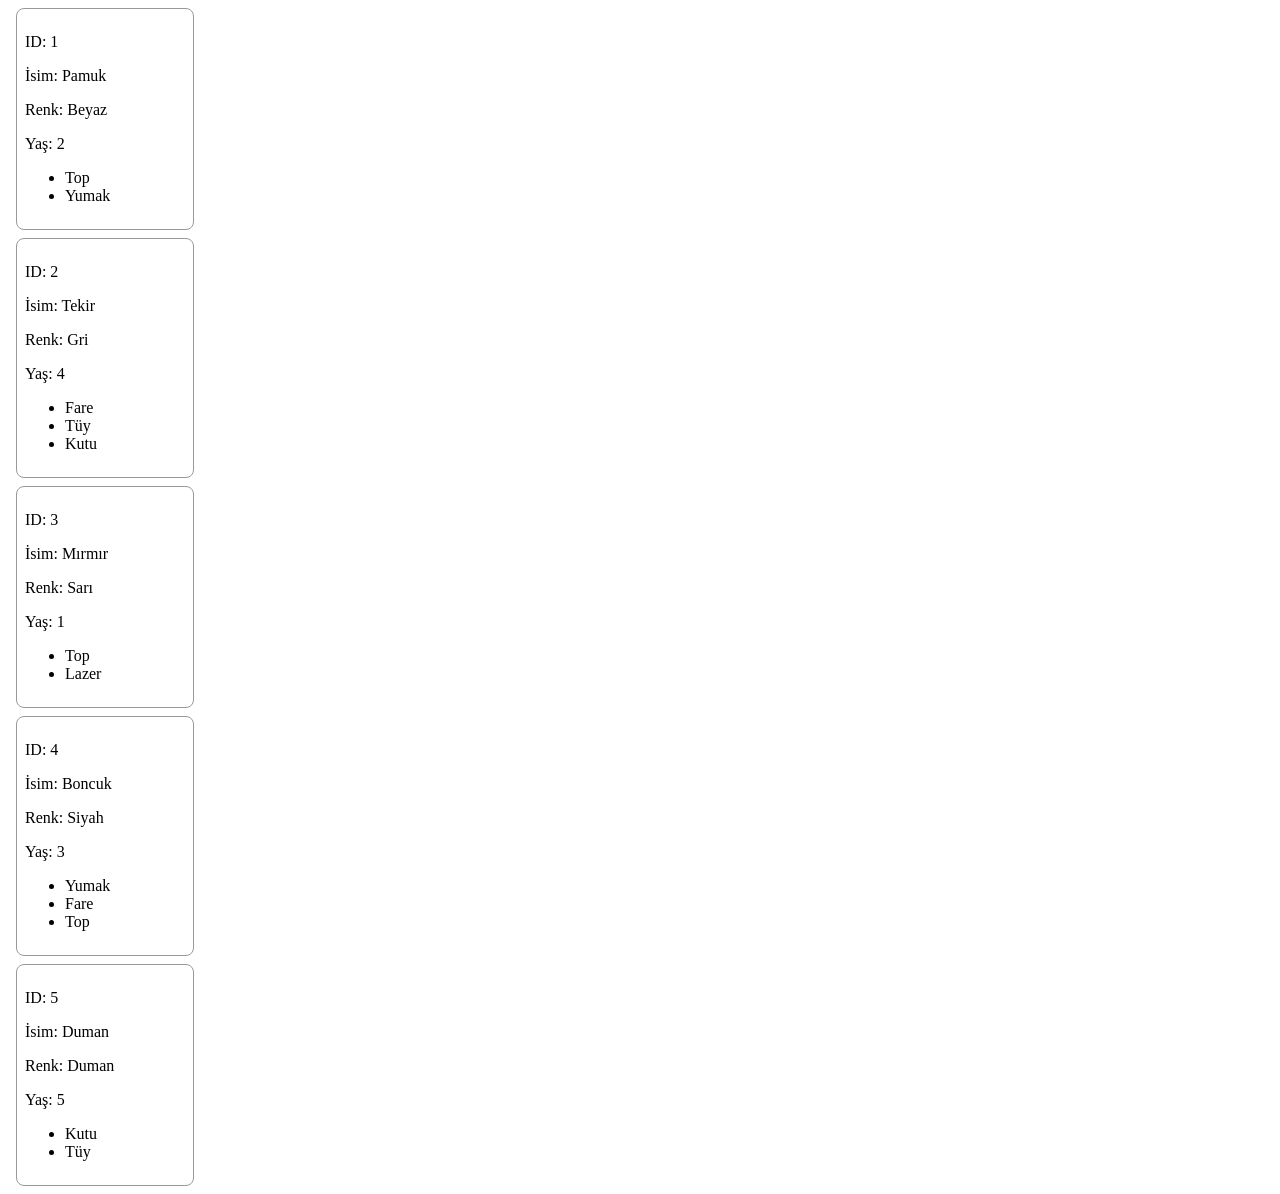
<file: index.html>
<!DOCTYPE html>
<html lang="tr">
<head>
  <meta charset="UTF-8">
  <title>Kediler</title>
  <style>
    .kedi { border: 1px solid #999; border-radius: 8px; padding: 8px; margin: 8px; width: 160px; }
  </style>
</head>
<body>
  <div id="kediler"></div>

  <script>
    fetch("/kedi1.json")
      .then((res) => res.json())
      .then((kediler) => {
        document.getElementById("kediler").innerHTML = kediler
          .map(
            (kedi) => `
            <div class="kedi">
              <p>ID: ${kedi.id}</p>
              <p>İsim: ${kedi.isim}</p>
              <p>Renk: ${kedi.renk}</p>
              <p>Yaş: ${kedi.yas}</p>
              <ul>
                ${kedi.oyuncaklar.map((oyuncak) => `<li>${oyuncak}</li>`).join("")}
              </ul>
            </div>`
          )
          .join("");
      });
  </script>
</body>
</html>
</file>
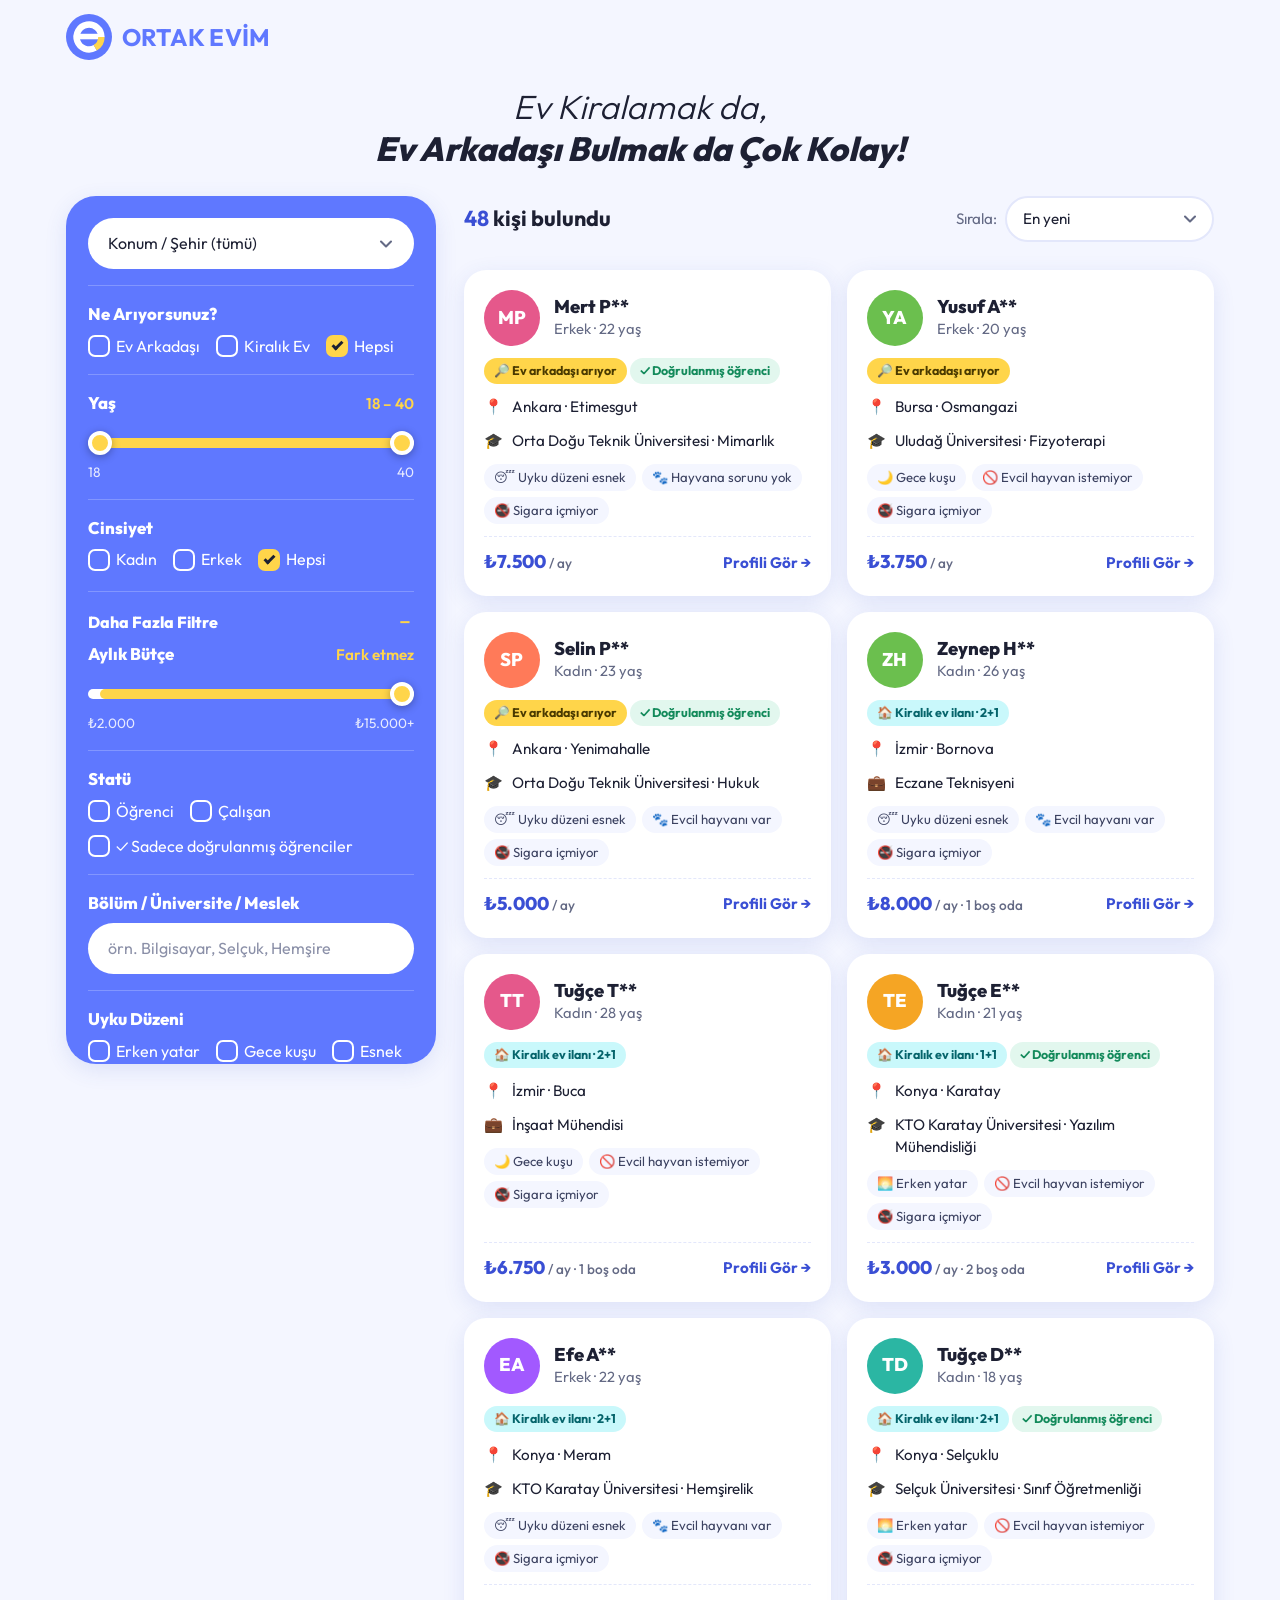
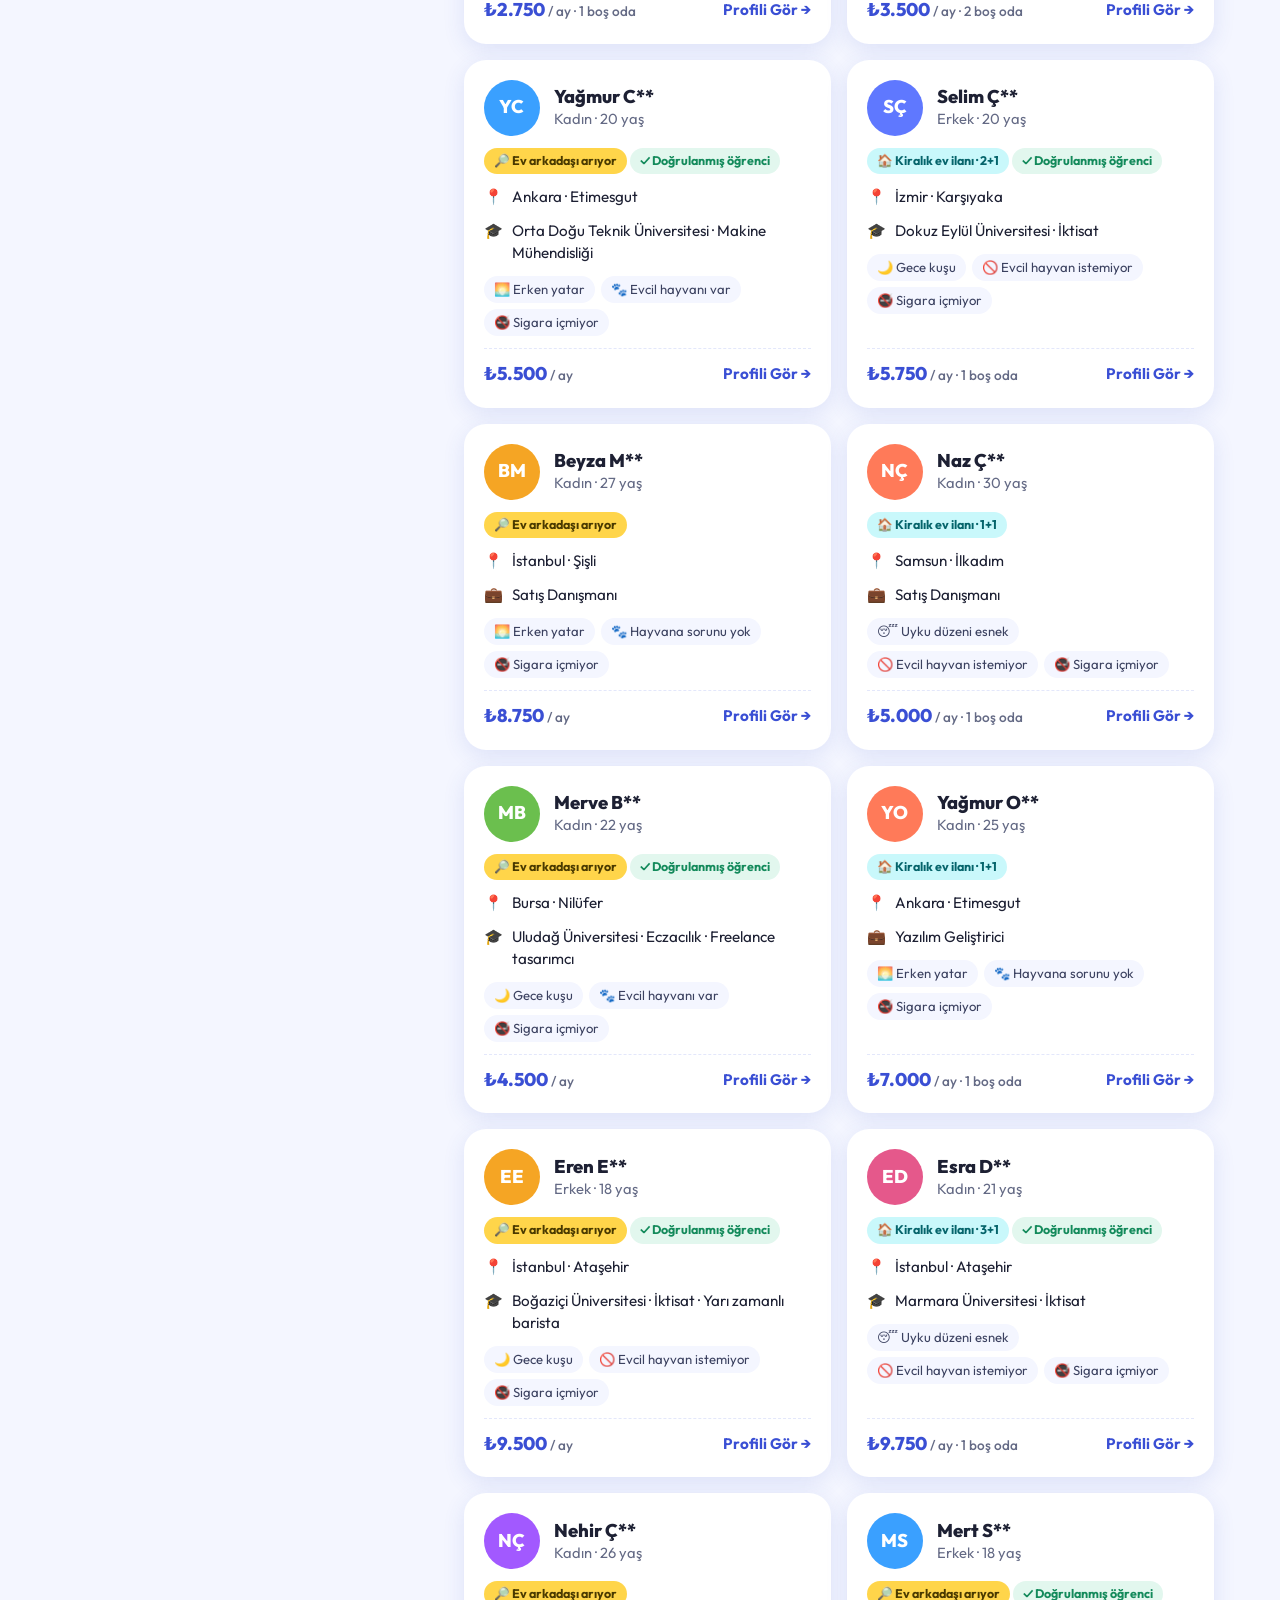
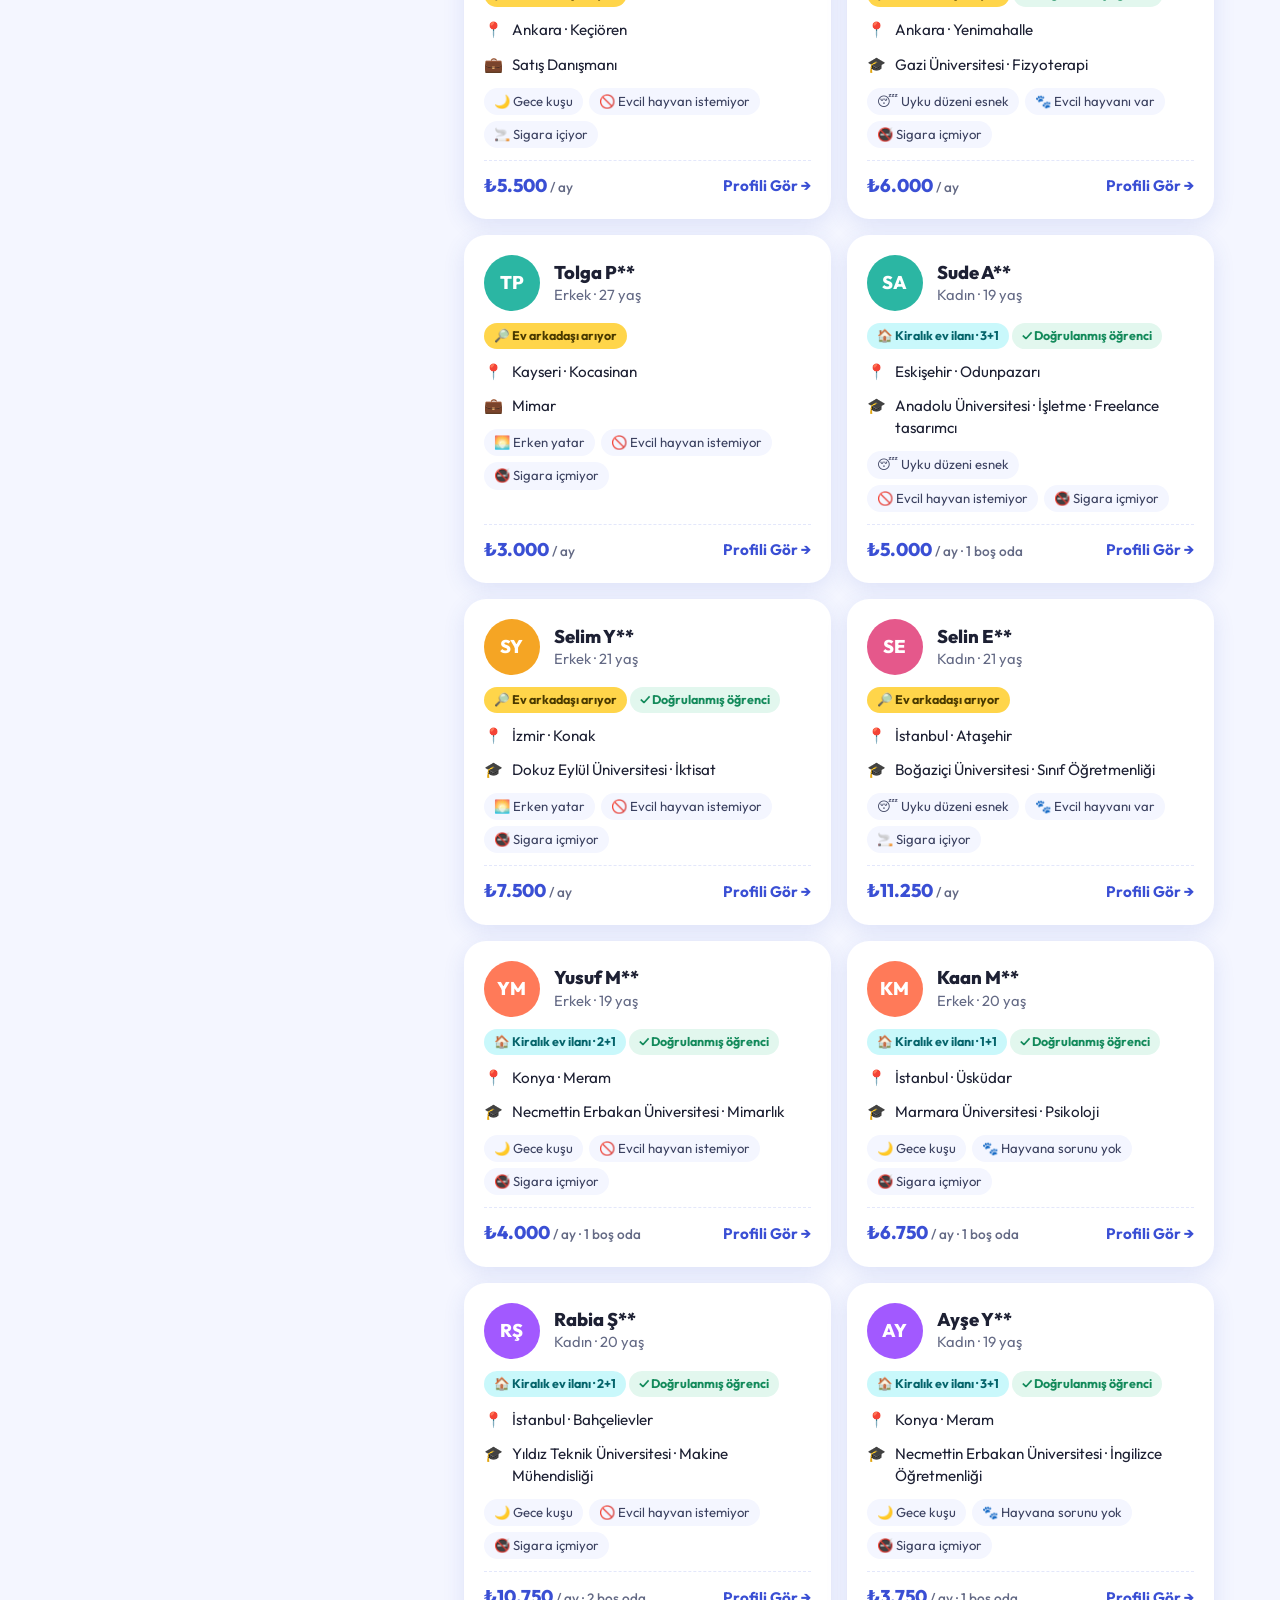
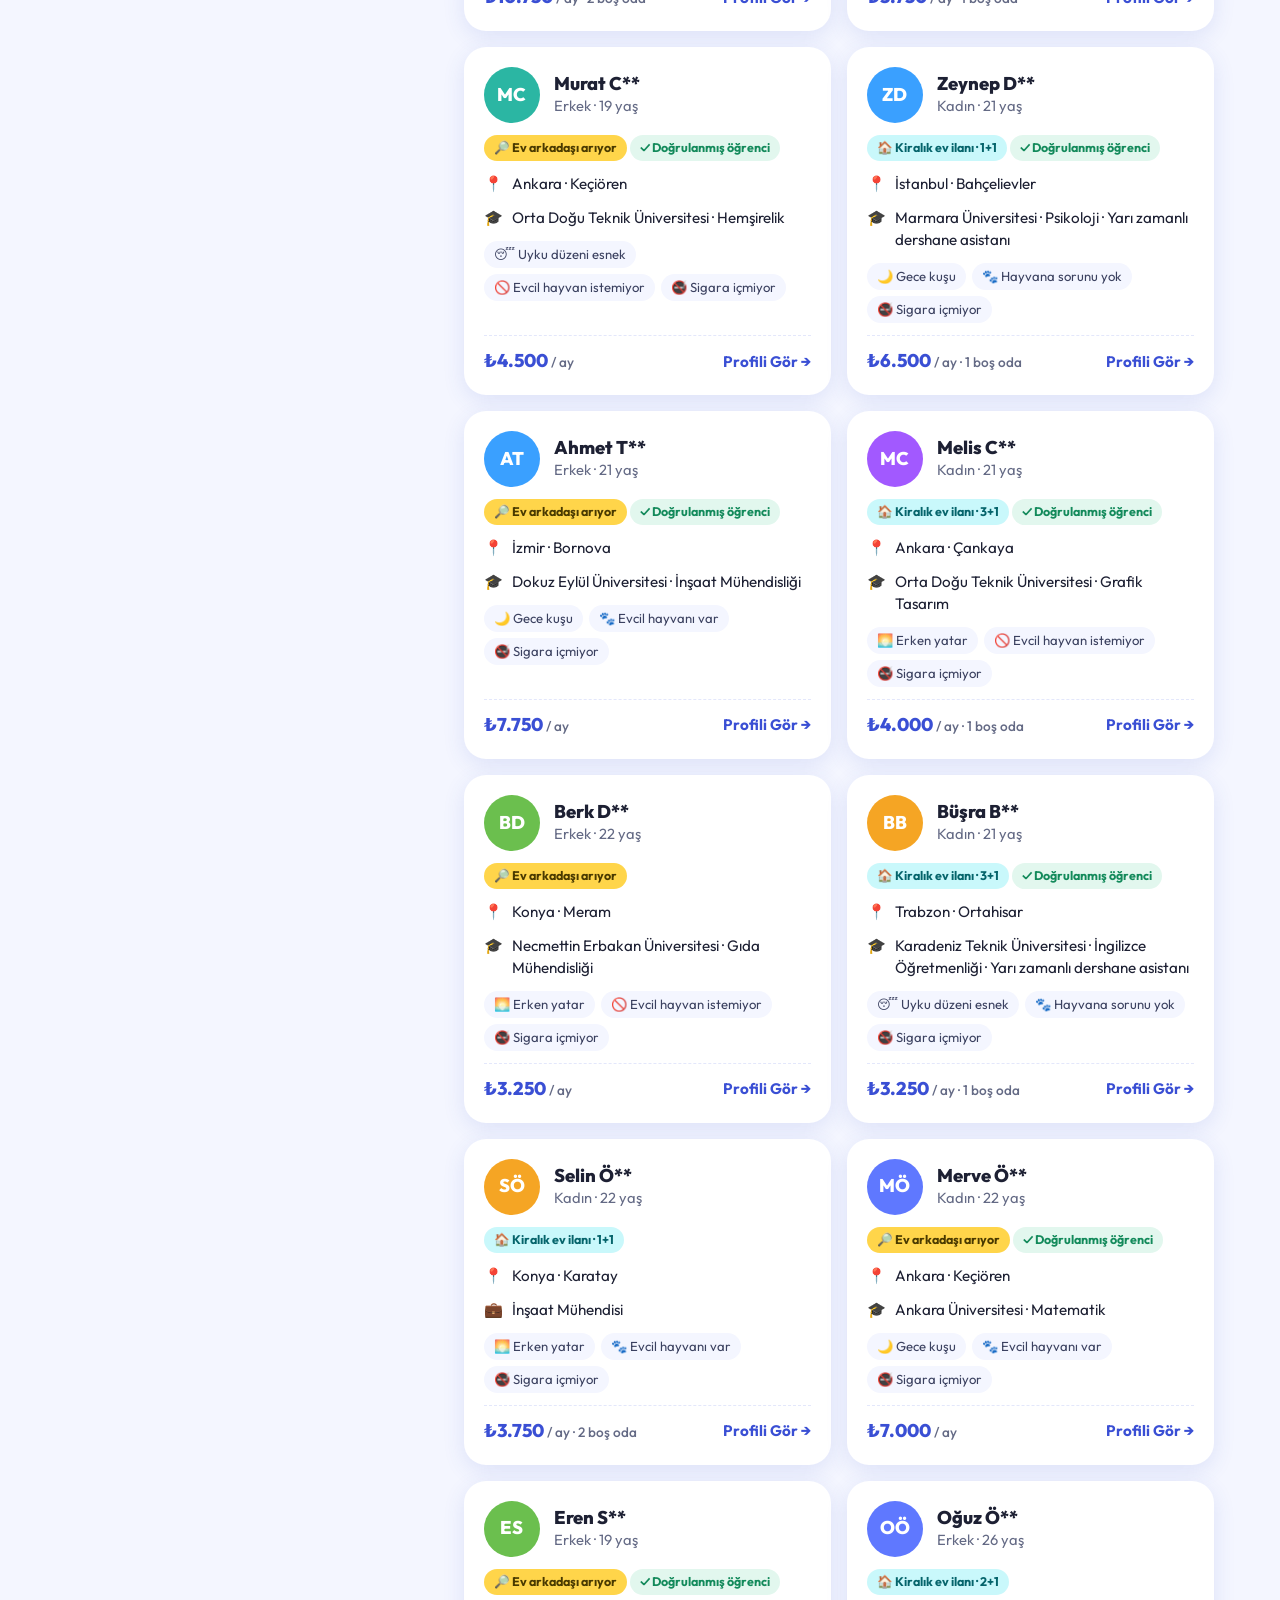
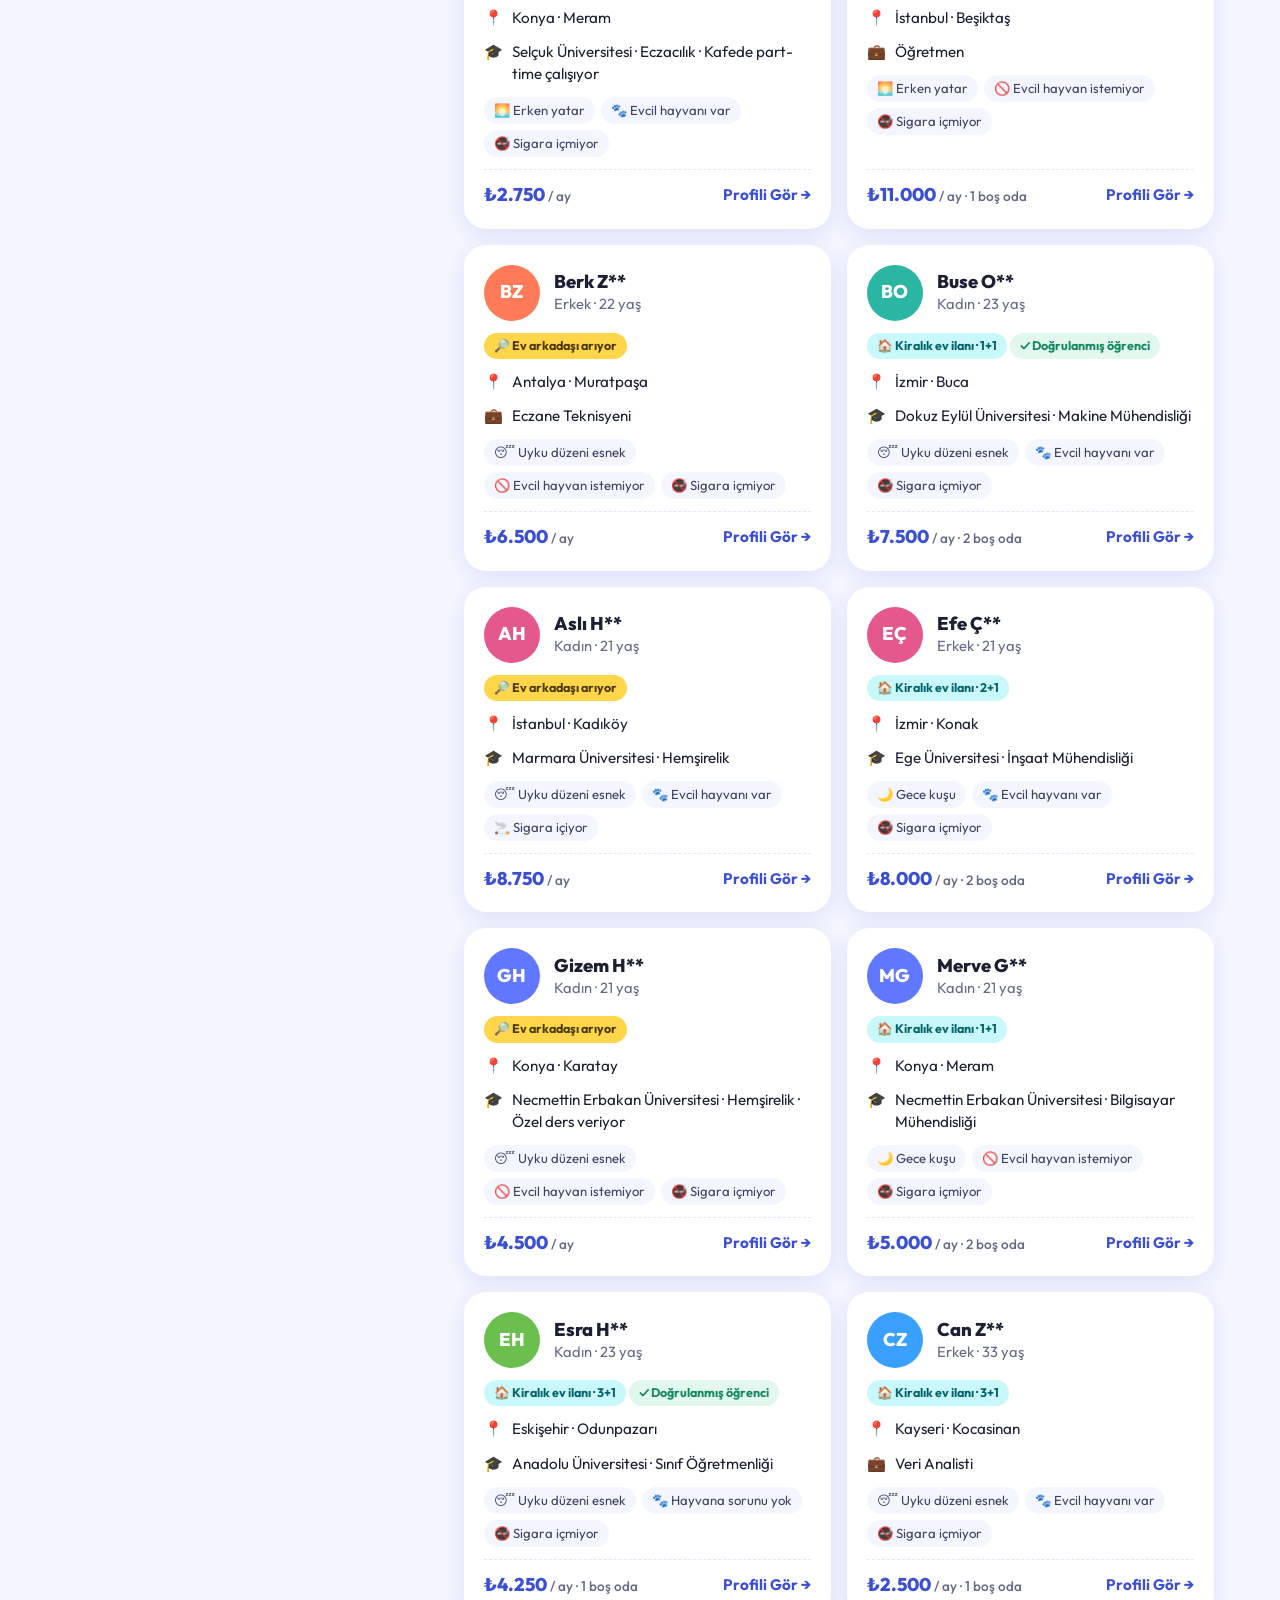
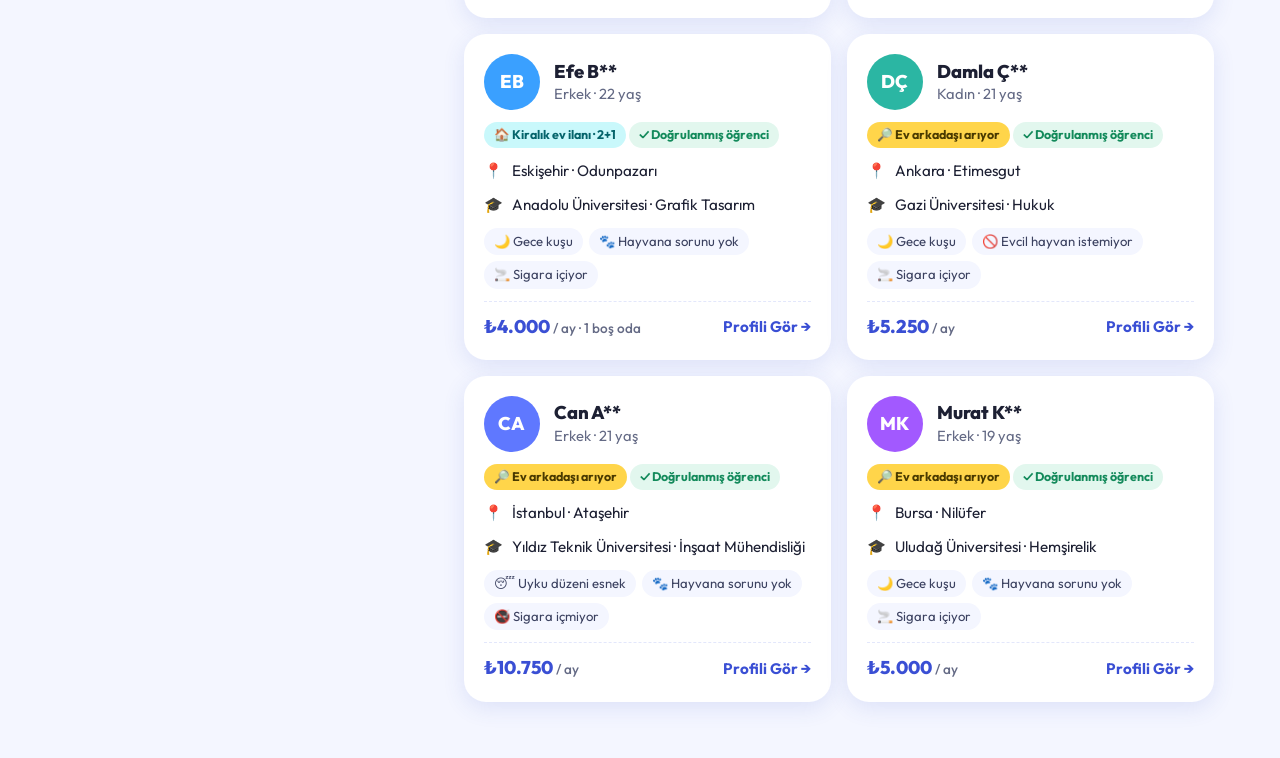
<file: ortak-evim/index.html>
<!DOCTYPE html>
<html lang="tr">
<head>
  <meta charset="utf-8">
  <meta name="viewport" content="width=device-width, initial-scale=1">
  <title>Ortak Evim | Ev Arkadaşı Bul</title>
  <meta name="description" content="Konum, yaş, bütçe ve yaşam tarzına göre ev arkadaşı ve kiralık ev ilanlarını filtrele.">
  <link rel="preconnect" href="https://fonts.googleapis.com">
  <link rel="preconnect" href="https://fonts.gstatic.com" crossorigin>
  <link href="https://fonts.googleapis.com/css2?family=Outfit:ital,wght@0,300;0,500;0,700;0,800;1,300;1,800&display=swap" rel="stylesheet">
  <link rel="stylesheet" href="assets/css/style.css">
</head>
<body>
<div class="page">

  <header class="topbar">
    <a class="brand" href="index.html" aria-label="Ortak Evim ana sayfa">
      <svg viewBox="0 0 100 100" aria-hidden="true">
        <circle cx="50" cy="50" r="50" fill="#5f78ff"/>
        <path d="M77 50A27 27 0 1 0 63.5 73.4" fill="none" stroke="#fff" stroke-width="14"/>
        <rect x="23" y="43" width="54" height="12" fill="#fff"/>
        <path d="M77 50A27 27 0 0 1 63.5 73.4" fill="none" stroke="#ffd54a" stroke-width="14"/>
      </svg>
      ORTAK EVİM
    </a>
  </header>

  <section class="hero">
    <h1>Ev Kiralamak da, <strong>Ev Arkadaşı Bulmak da Çok Kolay!</strong></h1>
  </section>

  <div class="layout">

    <!-- ================= FİLTRE PANELİ ================= -->
    <form class="filters" id="filterForm" aria-label="Filtreler" autocomplete="off" onsubmit="return false">
      <h2 class="sr-only">Filtreler</h2>

      <!-- 1. Konum -->
      <div class="group">
        <label class="sr-only" for="fSehir">Konum / Şehir</label>
        <select id="fSehir" class="select-pill"></select>
      </div>

      <!-- 2. Ne arıyorsunuz -->
      <div class="group">
        <p class="field-title">Ne Arıyorsunuz?</p>
        <div class="checks" data-group="tur">
          <label><input type="checkbox" value="ev-arkadasi"> Ev Arkadaşı</label>
          <label><input type="checkbox" value="kiralik-ev"> Kiralık Ev</label>
          <label><input type="checkbox" value="all"> Hepsi</label>
        </div>
      </div>

      <!-- 3. Yaş -->
      <div class="group">
        <p class="field-title">Yaş <small id="yasLabel">18 – 40</small></p>
        <div class="range" id="yasRange">
          <div class="track"></div><div class="fill"></div>
          <input type="range" id="fYasMin" min="18" max="40" step="1" value="18" aria-label="En düşük yaş">
          <input type="range" id="fYasMax" min="18" max="40" step="1" value="40" aria-label="En yüksek yaş">
        </div>
        <div class="range-scale"><span>18</span><span>40</span></div>
      </div>

      <!-- 4. Cinsiyet -->
      <div class="group">
        <p class="field-title">Cinsiyet</p>
        <div class="checks" data-group="cins">
          <label><input type="checkbox" value="kadin"> Kadın</label>
          <label><input type="checkbox" value="erkek"> Erkek</label>
          <label><input type="checkbox" value="all"> Hepsi</label>
        </div>
      </div>

      <!-- Detaylı filtreler (teklif formundaki yaşam tarzı kriterleri) -->
      <details class="more" id="moreFilters">
        <summary>Daha Fazla Filtre</summary>

        <div class="group">
          <p class="field-title">Aylık Bütçe <small id="butceLabel">Fark etmez</small></p>
          <div class="range" id="butceRange">
            <div class="track"></div><div class="fill"></div>
            <input type="range" id="fButce" min="2000" max="15000" step="500" value="15000" aria-label="En yüksek aylık bütçe">
          </div>
          <div class="range-scale"><span>₺2.000</span><span>₺15.000+</span></div>
        </div>

        <div class="group">
          <p class="field-title">Statü</p>
          <div class="checks" data-group="statu">
            <label><input type="checkbox" value="ogrenci"> Öğrenci</label>
            <label><input type="checkbox" value="calisan"> Çalışan</label>
          </div>
          <div class="checks" style="margin-top:12px">
            <label><input type="checkbox" id="fDogru"> ✓ Sadece doğrulanmış öğrenciler</label>
          </div>
        </div>

        <div class="group">
          <label class="field-title" for="fQ">Bölüm / Üniversite / Meslek</label>
          <input type="search" id="fQ" class="input-pill" placeholder="örn. Bilgisayar, Selçuk, Hemşire">
        </div>

        <div class="group">
          <p class="field-title">Uyku Düzeni</p>
          <div class="checks" data-group="uyku">
            <label><input type="checkbox" value="erken"> Erken yatar</label>
            <label><input type="checkbox" value="gece"> Gece kuşu</label>
            <label><input type="checkbox" value="esnek"> Esnek</label>
          </div>
        </div>

        <div class="group">
          <p class="field-title">Ders / Çalışma Düzeni</p>
          <div class="checks checks--col" data-group="calisma">
            <label><input type="checkbox" value="sessiz"> Evde sessizlik ister</label>
            <label><input type="checkbox" value="disari"> Dışarıda çalışır</label>
            <label><input type="checkbox" value="esnek"> Fark etmez</label>
          </div>
        </div>

        <div class="group">
          <p class="field-title">Evcil Hayvan</p>
          <div class="checks checks--col" data-group="hayvan">
            <label><input type="checkbox" value="sahibi"> Evcil hayvanı var</label>
            <label><input type="checkbox" value="sorun-degil"> Hayvana sorunu yok</label>
            <label><input type="checkbox" value="istemiyor"> Evcil hayvan istemiyor</label>
          </div>
        </div>

        <div class="group">
          <p class="field-title">Sigara</p>
          <div class="checks" data-group="sigara">
            <label><input type="checkbox" value="icmiyor"> İçmiyor</label>
            <label><input type="checkbox" value="icer"> İçiyor</label>
          </div>
        </div>
      </details>

      <div class="filters-actions">
        <button type="button" class="btn-pill btn-cyan" id="btnAra">🔍 ARA <span id="araCount"></span></button>
        <button type="button" class="link-btn" id="btnReset">Filtreleri temizle</button>
      </div>
    </form>

    <!-- ================= SONUÇLAR ================= -->
    <main id="results" tabindex="-1">
      <div class="results-head">
        <h2 aria-live="polite"><span id="resCount">0</span> kişi bulundu</h2>
        <div class="sort">
          <label for="fSirala">Sırala:</label>
          <select id="fSirala" class="select-pill select-pill--sm">
            <option value="yeni">En yeni</option>
            <option value="butce-artan">Bütçe (artan)</option>
            <option value="butce-azalan">Bütçe (azalan)</option>
            <option value="yas-artan">Yaş (küçükten büyüğe)</option>
          </select>
        </div>
      </div>
      <div class="active-chips" id="activeChips"></div>
      <div class="grid" id="grid"></div>
    </main>
  </div>

</div>

<script src="assets/js/users.js"></script>
<script src="assets/js/common.js"></script>
<script src="assets/js/filter.js"></script>
</body>
</html>
</file>
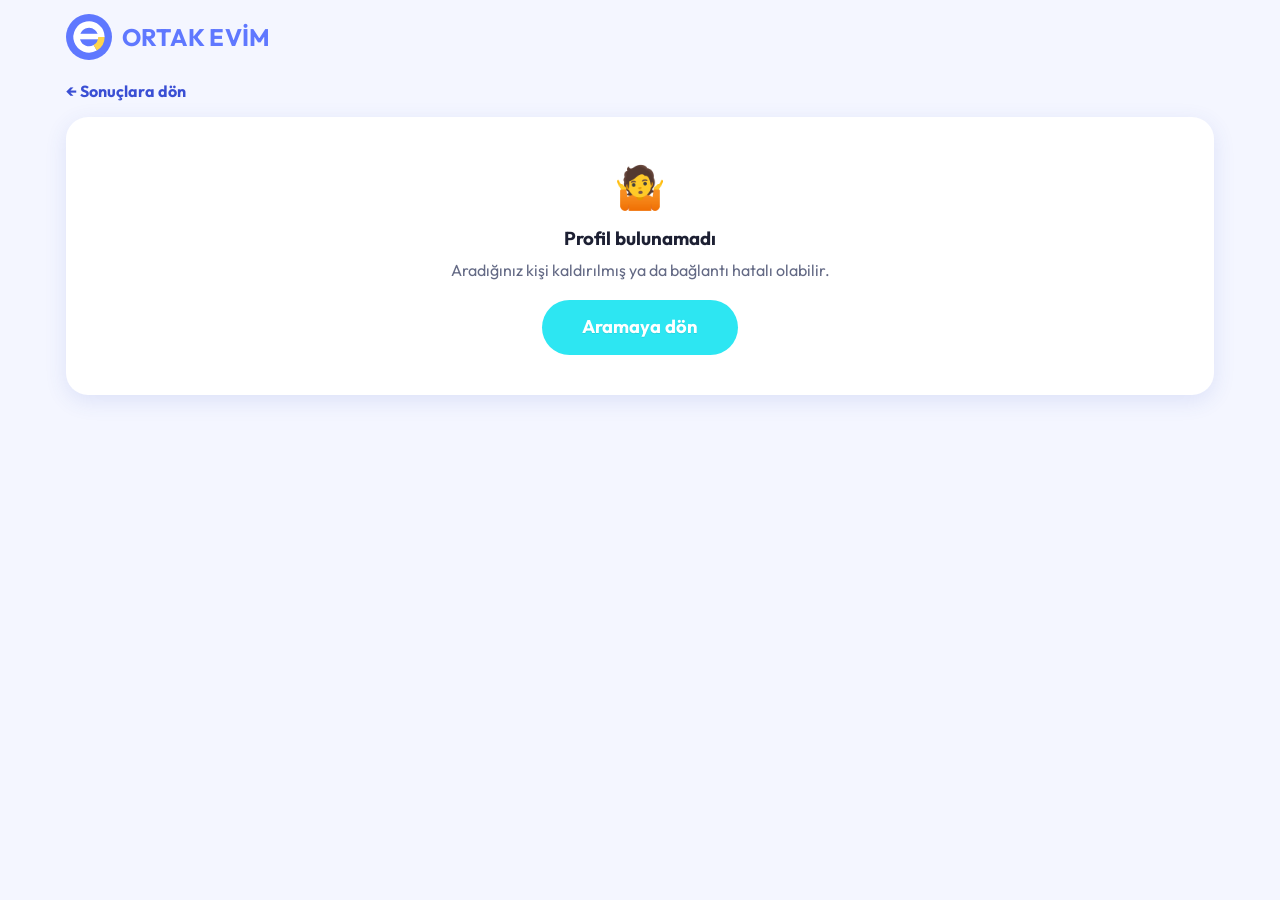
<file: ortak-evim/profil.html>
<!DOCTYPE html>
<html lang="tr">
<head>
  <meta charset="utf-8">
  <meta name="viewport" content="width=device-width, initial-scale=1">
  <title>Profil | Ortak Evim</title>
  <link rel="preconnect" href="https://fonts.googleapis.com">
  <link rel="preconnect" href="https://fonts.gstatic.com" crossorigin>
  <link href="https://fonts.googleapis.com/css2?family=Outfit:ital,wght@0,300;0,500;0,700;0,800;1,300;1,800&display=swap" rel="stylesheet">
  <link rel="stylesheet" href="assets/css/style.css">
</head>
<body>
<div class="page">

  <header class="topbar">
    <a class="brand" href="index.html" aria-label="Ortak Evim ana sayfa">
      <svg viewBox="0 0 100 100" aria-hidden="true">
        <circle cx="50" cy="50" r="50" fill="#5f78ff"/>
        <path d="M77 50A27 27 0 1 0 63.5 73.4" fill="none" stroke="#fff" stroke-width="14"/>
        <rect x="23" y="43" width="54" height="12" fill="#fff"/>
        <path d="M77 50A27 27 0 0 1 63.5 73.4" fill="none" stroke="#ffd54a" stroke-width="14"/>
      </svg>
      ORTAK EVİM
    </a>
  </header>

  <a class="back" id="backLink" href="index.html">← Sonuçlara dön</a>

  <main id="profile"></main>

</div>

<script src="assets/js/users.js"></script>
<script src="assets/js/common.js"></script>
<script src="assets/js/profil.js"></script>
</body>
</html>
</file>
<file: ortak-evim/assets/css/style.css>
/* Ortak Evim - arayüz stilleri (mobil öncelikli) */
:root {
  --blue: #5f78ff;
  --blue-600: #4a63f0;
  --blue-700: #3a4fd4;
  --yellow: #ffd54a;
  --cyan: #2de6f2;
  --ink: #1d2033;
  --muted: #646a85;
  --bg: #f4f6ff;
  --card: #fff;
  --dark: #3a3a3d;
  --line: #e3e7fb;
  --ok: #138a5b;
  --radius: 22px;
  --shadow: 0 6px 22px rgba(60, 80, 200, 0.12);
  --thumb: 24px;
}

*, *::before, *::after { box-sizing: border-box; }
html { scroll-behavior: smooth; }
body {
  margin: 0;
  font-family: "Outfit", system-ui, -apple-system, "Segoe UI", Roboto, sans-serif;
  background: var(--bg);
  color: var(--ink);
  line-height: 1.45;
  -webkit-font-smoothing: antialiased;
}
a { color: inherit; }
button { font: inherit; cursor: pointer; }
:focus-visible { outline: 3px solid var(--cyan); outline-offset: 2px; }
.sr-only { position: absolute; width: 1px; height: 1px; overflow: hidden; clip: rect(0 0 0 0); white-space: nowrap; }

.page { max-width: 1180px; margin: 0 auto; padding: 0 16px 56px; }

/* ---------- Üst bar ---------- */
.topbar { display: flex; align-items: center; justify-content: space-between; padding: 14px 0 6px; gap: 12px; }
.brand { display: inline-flex; align-items: center; gap: 10px; text-decoration: none; color: var(--blue); font-weight: 700; font-size: 1.5rem; letter-spacing: 0.01em; }
.brand svg { width: 46px; height: 46px; flex: none; }
.topbar nav { display: flex; gap: 10px; align-items: center; font-size: 0.95rem; }
.topbar nav a { text-decoration: none; font-weight: 500; }
.btn-pill { border: 0; border-radius: 999px; padding: 10px 20px; font-weight: 700; text-decoration: none; display: inline-flex; align-items: center; justify-content: center; gap: 8px; }
.btn-dark { background: var(--dark); color: #fff; }
.btn-cyan { background: var(--cyan); color: #fff; font-size: 1.15rem; padding: 14px 40px; text-shadow: 0 1px 0 rgba(0, 0, 0, 0.08); }
.btn-cyan:hover { filter: brightness(0.95); }
.btn-ghost { background: transparent; color: var(--blue-700); border: 2px solid var(--blue); }
.btn-ghost:hover { background: #eef1ff; }
.btn-yellow { background: var(--yellow); color: var(--ink); }

.hero { text-align: center; padding: 20px 0 26px; }
.hero h1 { margin: 0; font-size: clamp(1.35rem, 4.6vw, 2.1rem); font-weight: 300; font-style: italic; line-height: 1.25; }
.hero h1 strong { display: block; font-weight: 800; }

/* ---------- Yerleşim ---------- */
.layout { display: grid; grid-template-columns: 370px minmax(0, 1fr); gap: 28px; align-items: start; }

/* ---------- Filtre paneli ---------- */
.filters { background: var(--blue); color: #fff; border-radius: 30px; padding: 22px 22px 26px; box-shadow: var(--shadow); }
.filters h2 { margin: 0 0 14px; font-size: 1.1rem; font-weight: 800; }
.filters .field-title { font-weight: 800; font-size: 1.05rem; margin: 0 0 8px; display: flex; justify-content: space-between; align-items: baseline; gap: 8px; }
.filters .field-title small { font-weight: 600; color: var(--yellow); font-size: 0.95rem; }
.filters .group { padding: 16px 0; border-top: 1px solid rgba(255, 255, 255, 0.22); }
.filters .group:first-of-type { border-top: 0; padding-top: 0; }

.select-pill, .input-pill {
  width: 100%; border: 0; border-radius: 999px; background: #fff; color: var(--ink);
  padding: 14px 20px; font: inherit; font-size: 1rem;
}
.select-pill {
  -webkit-appearance: none; appearance: none; padding-right: 48px; cursor: pointer;
  background-image: url("data:image/svg+xml,%3Csvg xmlns='http://www.w3.org/2000/svg' width='20' height='20' viewBox='0 0 24 24' fill='none' stroke='%23646a85' stroke-width='2.5' stroke-linecap='round' stroke-linejoin='round'%3E%3Cpath d='M6 9l6 6 6-6'/%3E%3C/svg%3E");
  background-repeat: no-repeat; background-position: right 18px center;
}
.input-pill::placeholder { color: #8b90a8; }
.select-pill--sm { padding: 10px 40px 10px 16px; font-size: 0.95rem; width: auto; background-position: right 12px center; }

.checks { display: flex; flex-wrap: wrap; gap: 10px 16px; }
.checks label { display: inline-flex; align-items: center; gap: 6px; cursor: pointer; font-size: 1rem; user-select: none; }
.checks input { -webkit-appearance: none; appearance: none; width: 22px; height: 22px; margin: 0; flex: none; border: 2px solid #fff; border-radius: 7px; background: transparent; display: grid; place-content: center; cursor: pointer; }
.checks input::after { content: ""; width: 11px; height: 6px; border-left: 3px solid var(--ink); border-bottom: 3px solid var(--ink); transform: rotate(-45deg) translate(1px, -1px); opacity: 0; }
.checks input:checked { background: var(--yellow); border-color: var(--yellow); }
.checks input:checked::after { opacity: 1; }
.checks--col { flex-direction: column; gap: 10px; }

/* Çift tutamaklı aralık kaydırıcısı */
.range { position: relative; height: 40px; margin-top: 4px; --a: 0; --b: 1; }
.range .track, .range .fill { position: absolute; top: 15px; height: 10px; border-radius: 999px; }
.range .track { left: 0; right: 0; background: #fff; }
.range .fill { background: var(--yellow); left: calc(var(--thumb) / 2 + var(--a) * (100% - var(--thumb))); width: calc((var(--b) - var(--a)) * (100% - var(--thumb))); }
.range input[type="range"] { position: absolute; left: 0; top: 0; width: 100%; height: 40px; margin: 0; background: none; pointer-events: none; -webkit-appearance: none; appearance: none; }
.range input[type="range"]::-webkit-slider-runnable-track { background: transparent; height: 40px; }
.range input[type="range"]::-moz-range-track { background: transparent; }
.range input[type="range"]::-webkit-slider-thumb { -webkit-appearance: none; pointer-events: auto; width: var(--thumb); height: var(--thumb); margin-top: 8px; border-radius: 50%; background: var(--yellow); border: 4px solid #fff; box-shadow: 0 2px 8px rgba(0, 0, 0, 0.3); cursor: grab; }
.range input[type="range"]::-moz-range-thumb { pointer-events: auto; width: calc(var(--thumb) - 8px); height: calc(var(--thumb) - 8px); border-radius: 50%; background: var(--yellow); border: 4px solid #fff; box-shadow: 0 2px 8px rgba(0, 0, 0, 0.3); cursor: grab; }
.range input[type="range"]:focus-visible::-webkit-slider-thumb { outline: 3px solid var(--cyan); }
.range-scale { display: flex; justify-content: space-between; font-size: 0.85rem; opacity: 0.85; }

.more { margin-top: 4px; border-top: 1px solid rgba(255, 255, 255, 0.22); }
.more > summary { list-style: none; cursor: pointer; padding: 16px 0 6px; font-weight: 800; display: flex; justify-content: space-between; align-items: center; }
.more > summary::-webkit-details-marker { display: none; }
.more > summary::after { content: "＋"; font-size: 1.2rem; color: var(--yellow); }
.more[open] > summary::after { content: "－"; }

.filters-actions { display: flex; flex-direction: column; align-items: center; gap: 10px; margin-top: 18px; }
.link-btn { background: none; border: 0; color: #fff; text-decoration: underline; font-size: 0.95rem; padding: 4px 8px; }

/* ---------- Sonuçlar ---------- */
.results-head { display: flex; flex-wrap: wrap; align-items: center; justify-content: space-between; gap: 10px 16px; margin-bottom: 12px; }
.results-head h2 { margin: 0; font-size: 1.35rem; }
.results-head h2 span { color: var(--blue-700); }
.sort { display: flex; align-items: center; gap: 8px; color: var(--muted); font-size: 0.95rem; }
.sort .select-pill { border: 2px solid var(--line); color: var(--ink); }

.active-chips { display: flex; flex-wrap: wrap; gap: 8px; margin-bottom: 16px; min-height: 0; }
.chip-x { display: inline-flex; align-items: center; gap: 6px; background: #e8ecff; color: var(--blue-700); border: 0; border-radius: 999px; padding: 6px 12px; font-size: 0.9rem; font-weight: 600; }
.chip-x:hover { background: #d9e0ff; }

.grid { display: grid; grid-template-columns: repeat(auto-fill, minmax(290px, 1fr)); gap: 16px; }

.card { background: var(--card); border-radius: var(--radius); padding: 18px; box-shadow: var(--shadow); display: flex; flex-direction: column; gap: 12px; text-decoration: none; color: inherit; border: 2px solid transparent; transition: transform 0.15s, border-color 0.15s; }
.card:hover { transform: translateY(-3px); border-color: var(--blue); }
.card-top { display: flex; gap: 14px; align-items: center; }
.card-name { font-size: 1.15rem; font-weight: 800; margin: 0; line-height: 1.2; }
.card-sub { color: var(--muted); font-size: 0.92rem; }
.card-line { font-size: 0.95rem; display: flex; gap: 8px; align-items: flex-start; }
.card-line .ic { flex: none; width: 1.3em; text-align: center; }
.badge { display: inline-block; font-size: 0.78rem; font-weight: 700; padding: 4px 10px; border-radius: 999px; }
.badge--find { background: var(--yellow); color: #4a3a00; }
.badge--home { background: #c9f8fb; color: #05646b; }
.verified { display: inline-block; font-size: 0.78rem; font-weight: 700; color: var(--ok); background: #e2f7ee; padding: 4px 10px; border-radius: 999px; }
.tags { display: flex; flex-wrap: wrap; gap: 6px; }
.tag { font-size: 0.82rem; background: var(--bg); color: #3b4160; padding: 4px 10px; border-radius: 999px; }
.card-foot { margin-top: auto; display: flex; justify-content: space-between; align-items: center; padding-top: 12px; border-top: 1px dashed var(--line); }
.price { font-weight: 800; font-size: 1.15rem; color: var(--blue-700); }
.price small { font-weight: 500; color: var(--muted); font-size: 0.85rem; }
.see { font-weight: 700; color: var(--blue-700); font-size: 0.95rem; }

.avatar { display: inline-grid; place-content: center; border-radius: 50%; color: #fff; font-weight: 800; flex: none; letter-spacing: 0.02em; }
.avatar--md { width: 56px; height: 56px; font-size: 1.15rem; }
.avatar--lg { width: 104px; height: 104px; font-size: 2.2rem; }

.empty { background: #fff; border-radius: var(--radius); padding: 40px 24px; text-align: center; box-shadow: var(--shadow); }
.empty .big { font-size: 2.6rem; }
.empty h3 { margin: 8px 0 6px; }
.empty p { color: var(--muted); margin: 0 0 18px; }

/* ---------- Profil sayfası ---------- */
.back { display: inline-flex; gap: 6px; align-items: center; margin: 14px 0; color: var(--blue-700); font-weight: 700; text-decoration: none; }
.back:hover { text-decoration: underline; }
.profile-grid { display: grid; grid-template-columns: minmax(0, 1.6fr) minmax(0, 1fr); gap: 20px; align-items: start; }
.panel { background: #fff; border-radius: var(--radius); padding: 22px; box-shadow: var(--shadow); }
.panel + .panel { margin-top: 20px; }
.panel h2 { margin: 0 0 14px; font-size: 1.1rem; }
.profile-head { display: flex; gap: 20px; align-items: center; flex-wrap: wrap; background: var(--blue); color: #fff; border-radius: var(--radius); padding: 24px; box-shadow: var(--shadow); }
.profile-head h1 { margin: 0 0 4px; font-size: 1.8rem; line-height: 1.15; }
.profile-head .meta { opacity: 0.92; margin-bottom: 10px; }
.profile-head .verified { background: #fff; }
.info-list { display: grid; grid-template-columns: 1fr 1fr; gap: 14px 20px; margin: 0; }
.info-list dt { font-size: 0.82rem; color: var(--muted); }
.info-list dd { margin: 2px 0 0; font-weight: 600; }
.info-list .span2 { grid-column: 1 / -1; }
.lifestyle { display: grid; grid-template-columns: repeat(auto-fit, minmax(200px, 1fr)); gap: 10px; }
.lifestyle div { background: var(--bg); border-radius: 14px; padding: 12px 14px; font-weight: 600; font-size: 0.95rem; }
.lifestyle div small { display: block; font-weight: 500; color: var(--muted); font-size: 0.78rem; margin-bottom: 2px; }
.about { margin: 0; font-size: 1.02rem; }
.side-price { font-size: 2rem; font-weight: 800; color: var(--blue-700); margin: 0; }
.side-price small { font-size: 1rem; font-weight: 500; color: var(--muted); }
.actions { display: grid; gap: 10px; margin-top: 16px; }
.notice { background: #fff8dc; border: 1px solid #f1dc82; border-radius: 14px; padding: 12px 14px; font-size: 0.88rem; margin-top: 16px; }
.notice strong { display: block; margin-bottom: 2px; }
.similar { display: grid; gap: 10px; }
.similar a { display: flex; gap: 12px; align-items: center; text-decoration: none; padding: 8px; border-radius: 14px; }
.similar a:hover { background: var(--bg); }
.similar .avatar--sm { width: 42px; height: 42px; font-size: 0.95rem; }
.similar b { display: block; }
.similar span.s { color: var(--muted); font-size: 0.85rem; }

.toast { position: fixed; left: 50%; bottom: 24px; transform: translate(-50%, 30px); background: var(--dark); color: #fff; padding: 12px 20px; border-radius: 999px; opacity: 0; pointer-events: none; transition: 0.25s; z-index: 50; max-width: calc(100vw - 32px); text-align: center; }
.toast.show { opacity: 1; transform: translate(-50%, 0); }

footer.site { margin-top: 48px; text-align: center; color: var(--muted); font-size: 0.9rem; }
footer.site a { margin: 0 8px; text-decoration: none; }

/* ---------- Duyarlı ---------- */
@media (min-width: 901px) {
  .filters { position: sticky; top: 16px; max-height: calc(100vh - 32px); overflow-y: auto; }
  .more > summary { pointer-events: none; }
  .more > summary::after { content: none; }
}
@media (max-width: 900px) {
  .layout, .profile-grid { grid-template-columns: 1fr; }
  .topbar nav .hide-sm { display: none; }
  .brand { font-size: 1.25rem; }
  .brand svg { width: 40px; height: 40px; }
}
@media (max-width: 480px) {
  .grid { grid-template-columns: 1fr; }
  .info-list { grid-template-columns: 1fr; }
}
@media (prefers-reduced-motion: reduce) {
  * { transition: none !important; scroll-behavior: auto !important; }
}
</file>
